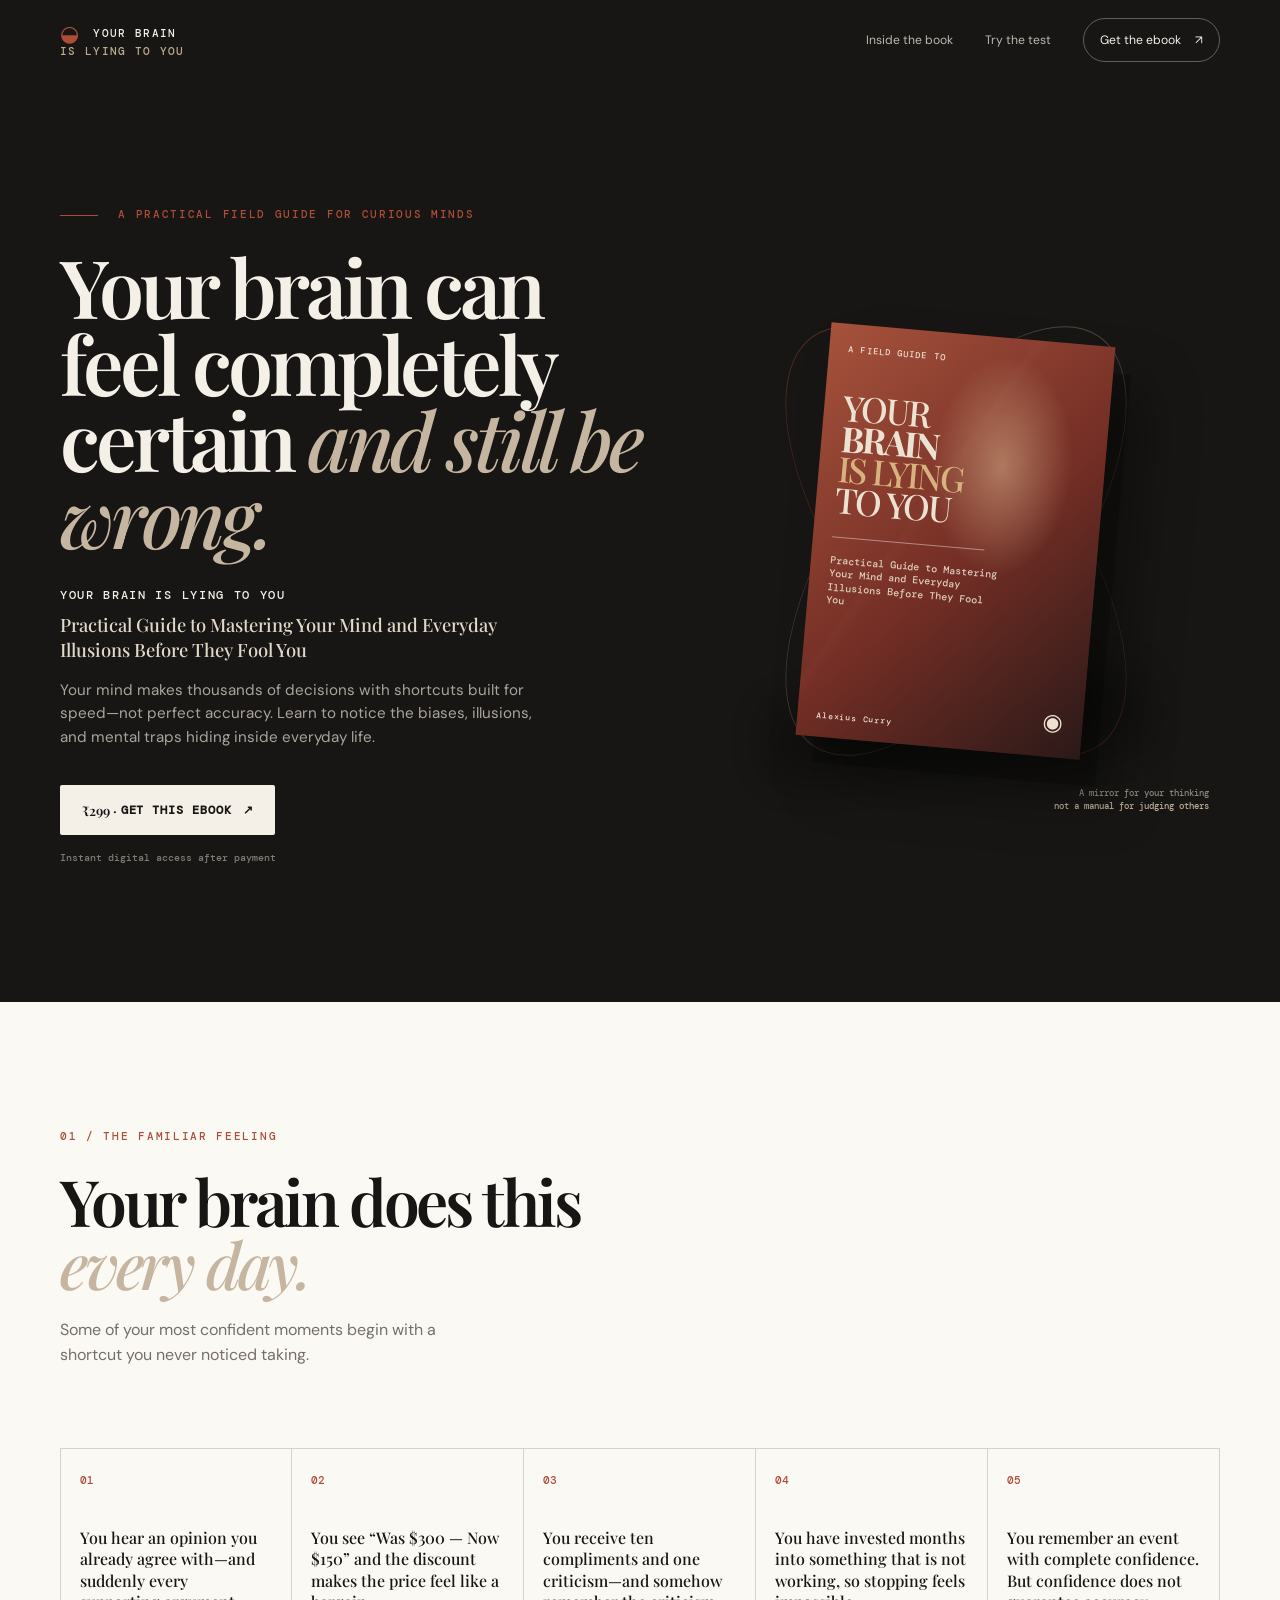
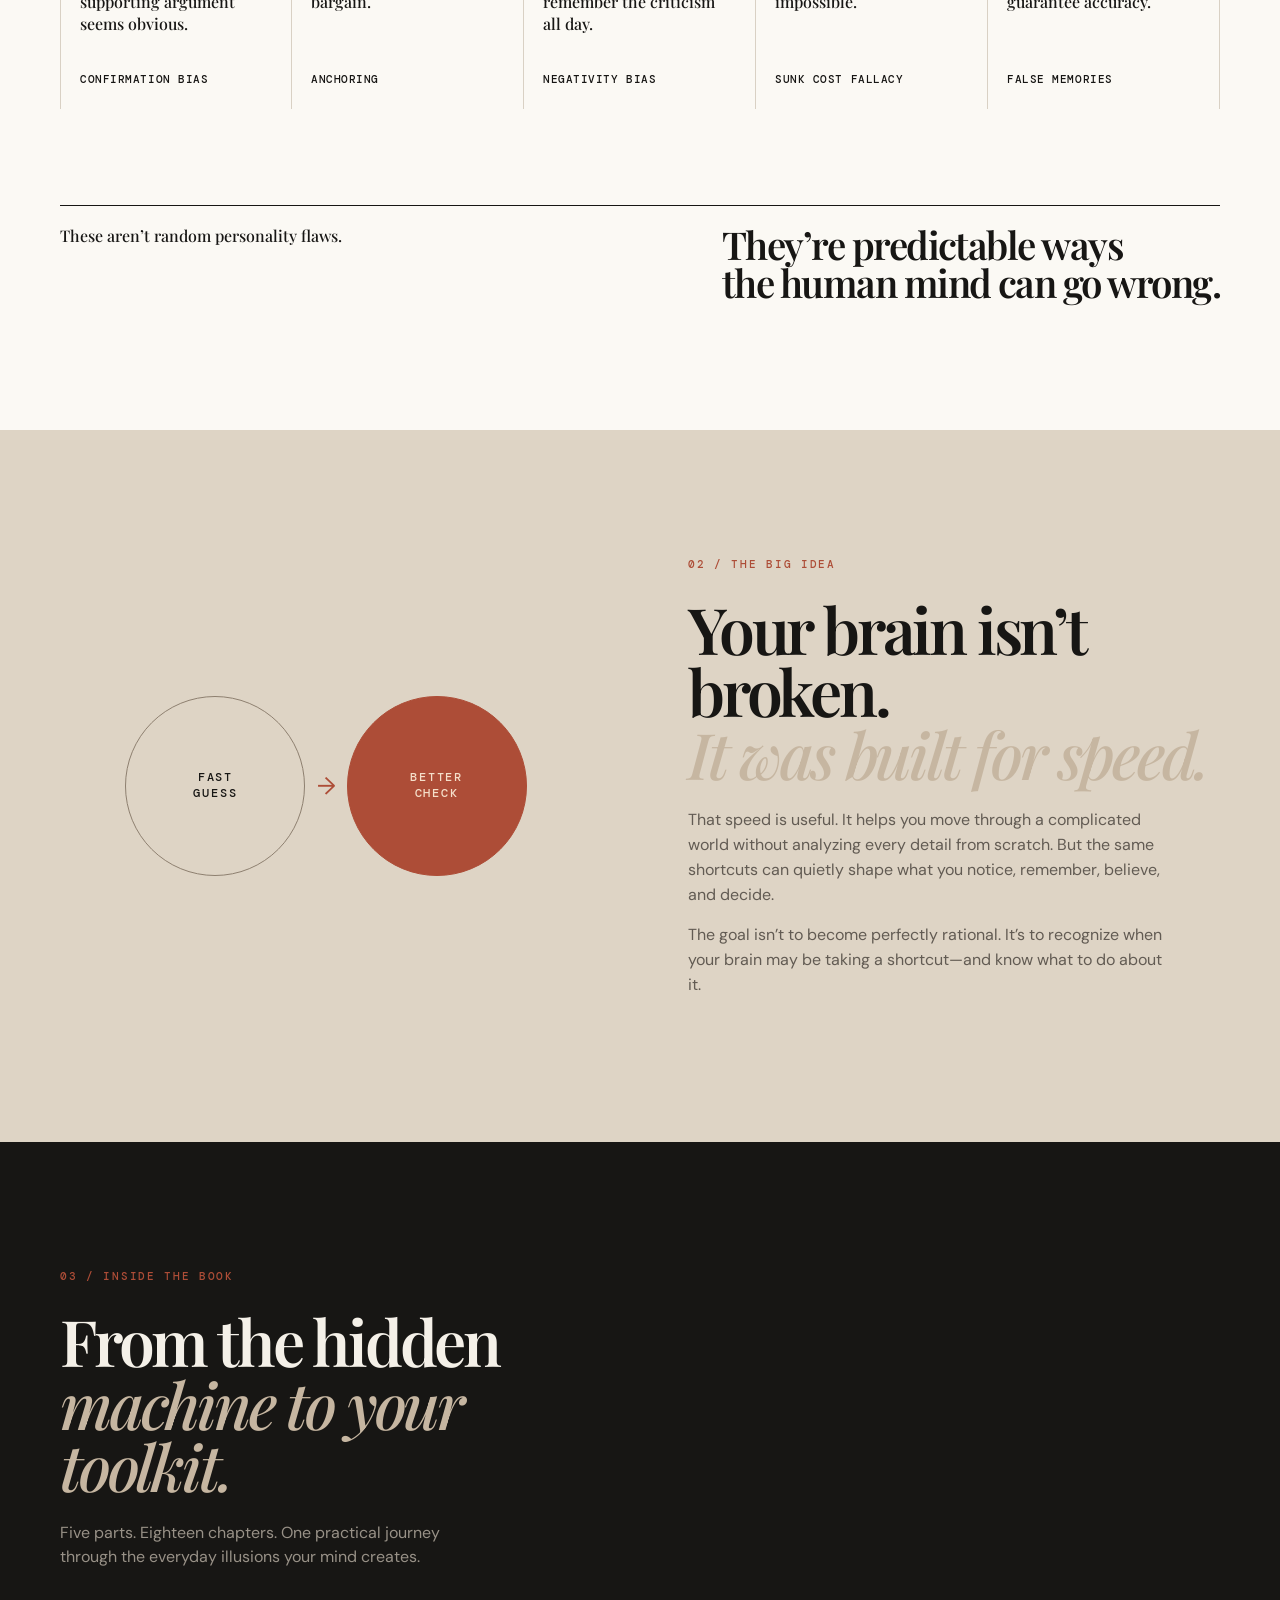
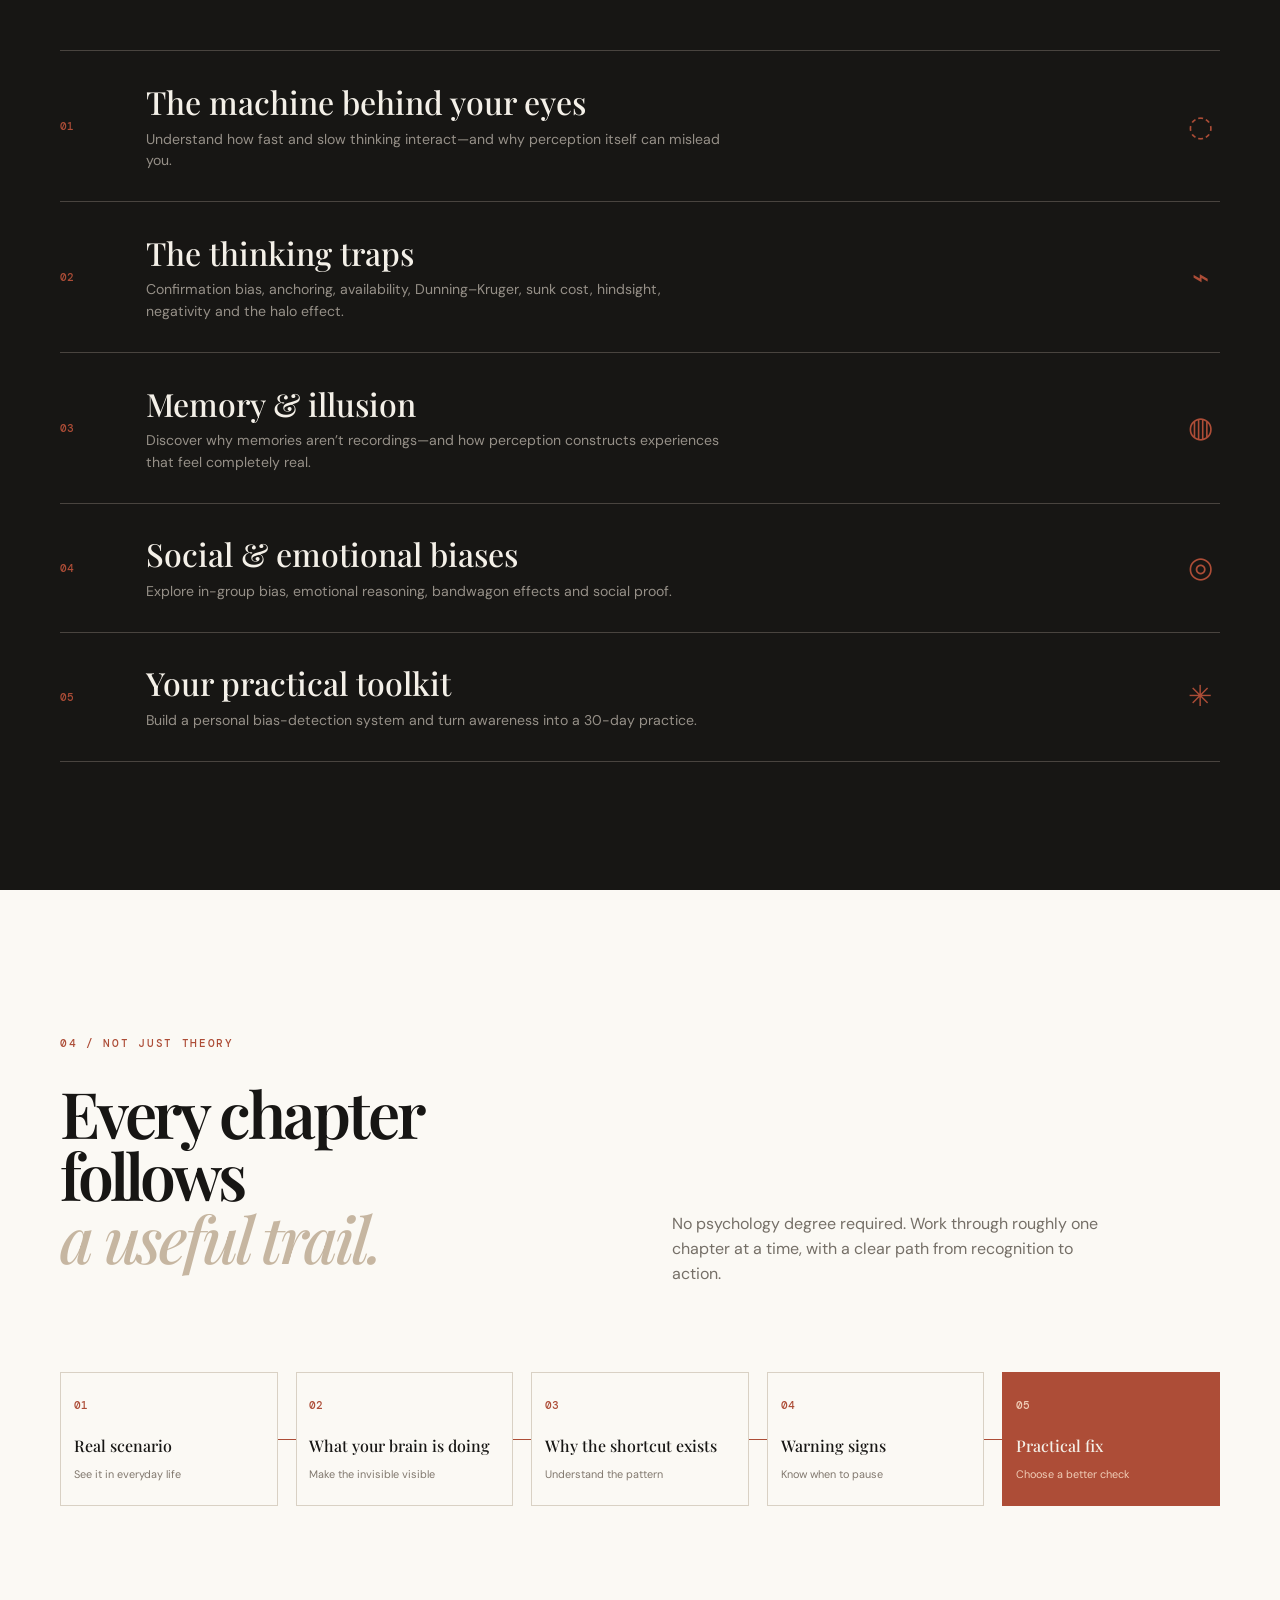
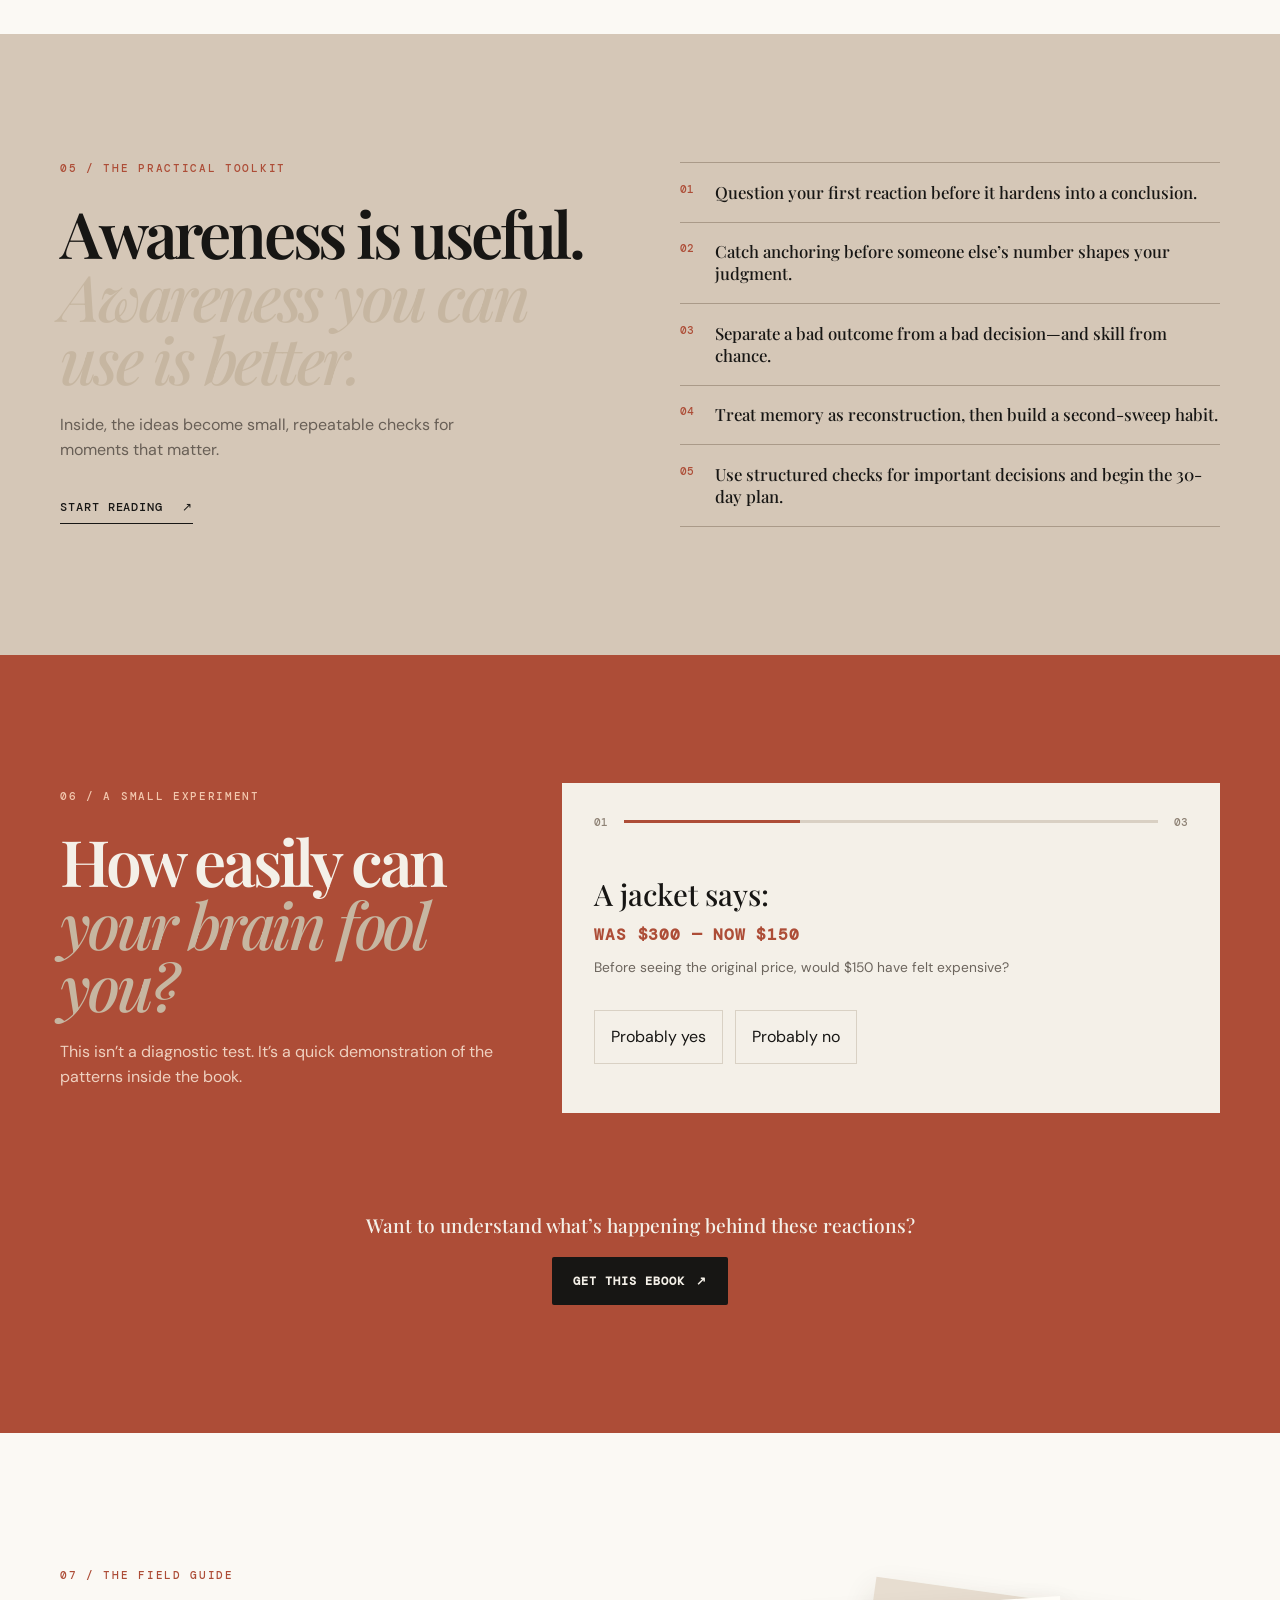
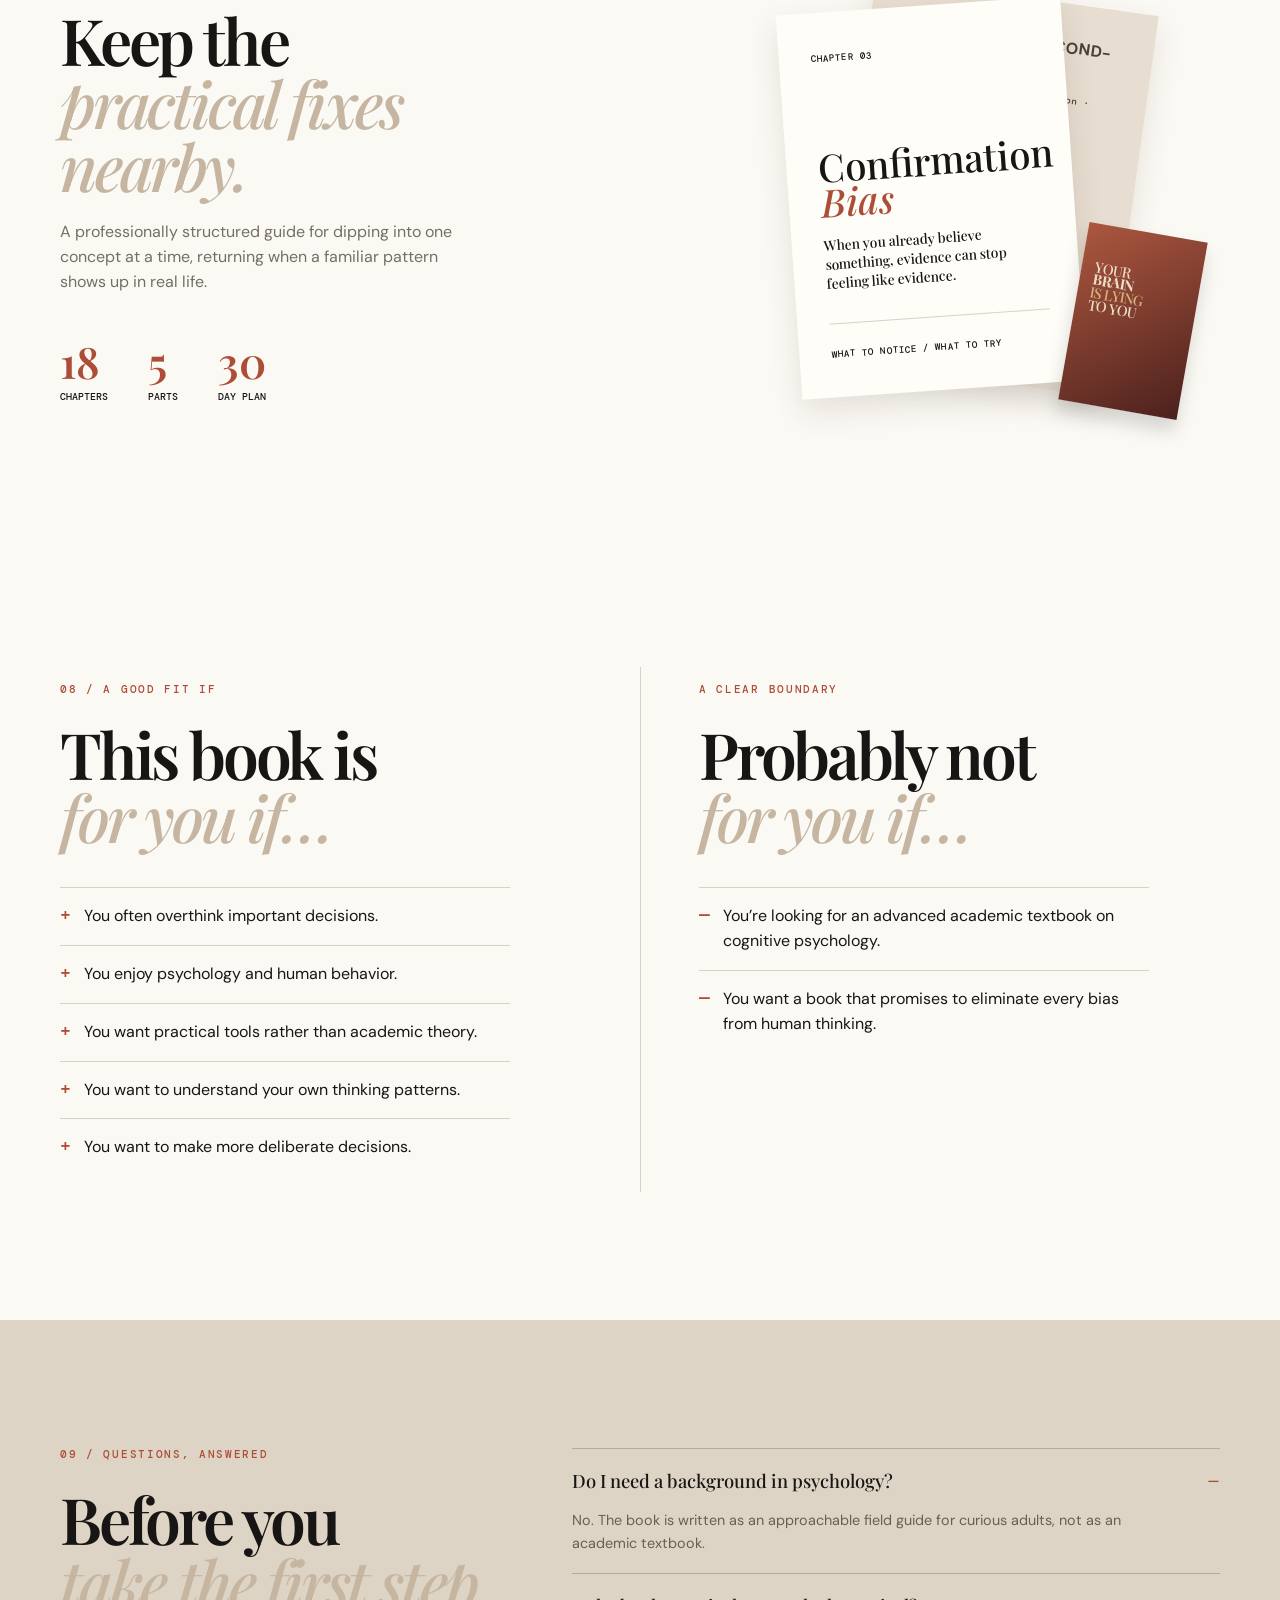
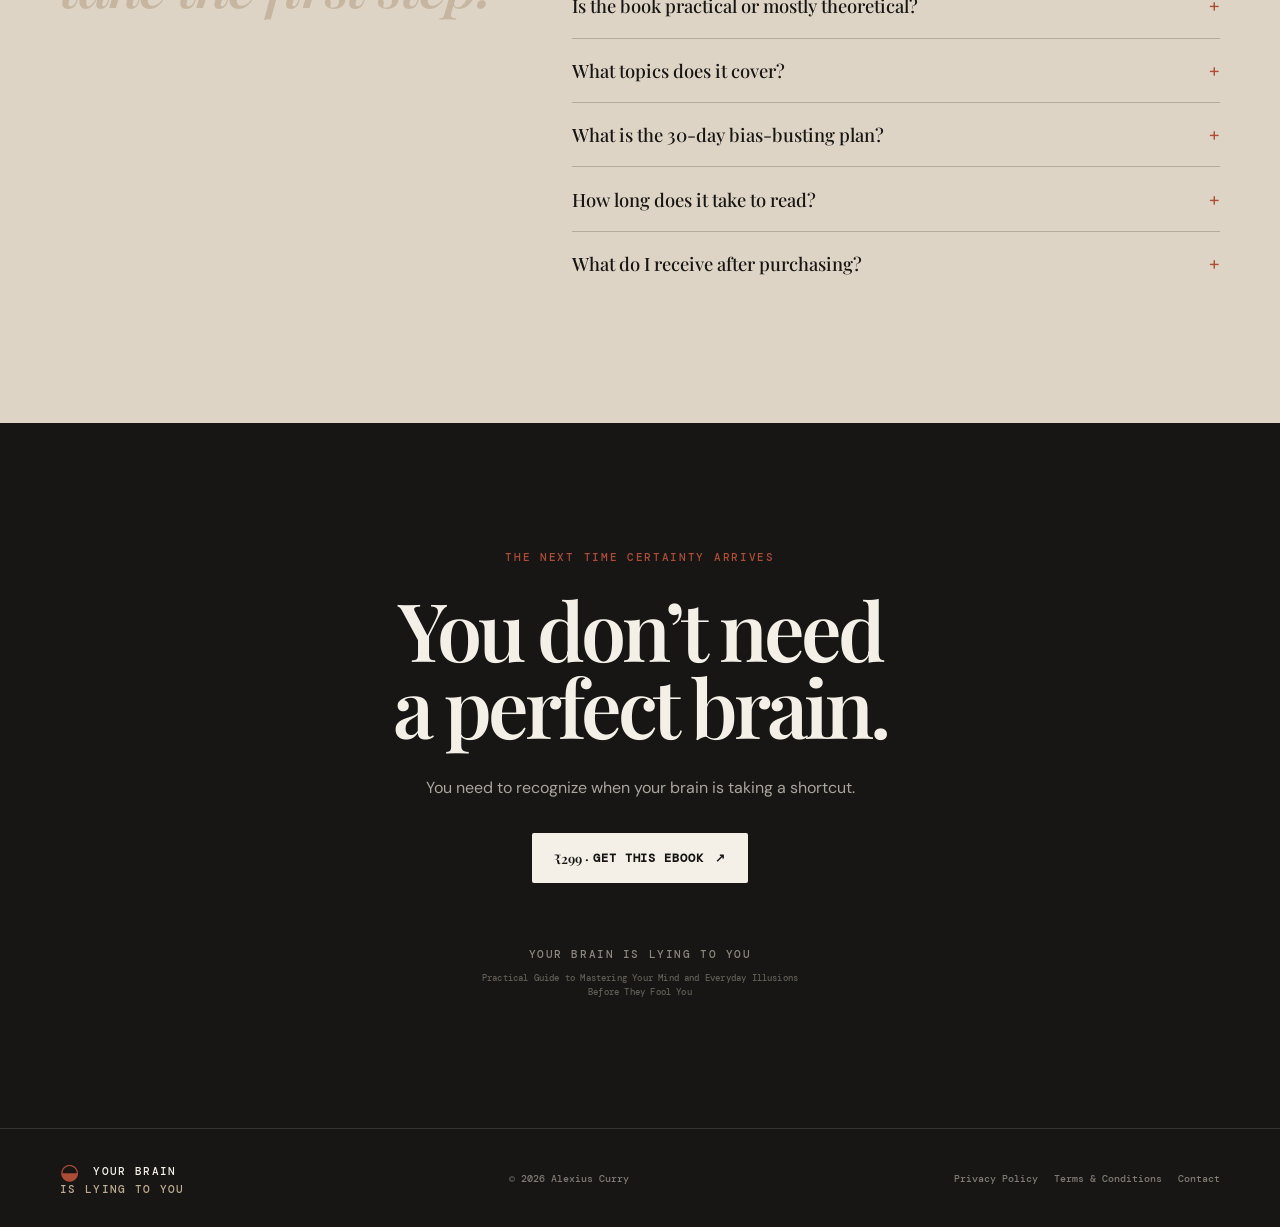
<file: index.html>
<!doctype html>
<html lang="en">
<head>
  <meta charset="utf-8">
  <meta name="viewport" content="width=device-width, initial-scale=1">
  <title>Your Brain Is Lying to You — A Practical Field Guide</title>
  <meta name="description" content="A practical field guide to the cognitive biases, perceptual errors, memory distortions and social shortcuts shaping everyday decisions.">
  <meta name="theme-color" content="#171614">
  <link rel="canonical" href="https://YOUR-DOMAIN-HERE.com/">
  <meta property="og:type" content="website"><meta property="og:title" content="Your Brain Is Lying to You"><meta property="og:description" content="Your brain can feel completely certain and still be wrong. Learn to catch the shortcuts behind everyday decisions."><meta property="og:url" content="https://YOUR-DOMAIN-HERE.com/"><meta property="og:image" content="https://YOUR-DOMAIN-HERE.com/cover.jpg">
  <meta name="twitter:card" content="summary_large_image"><meta name="twitter:title" content="Your Brain Is Lying to You"><meta name="twitter:description" content="A practical field guide to mastering your mind and everyday illusions before they fool you.">
  <link rel="preconnect" href="https://fonts.googleapis.com"><link rel="preconnect" href="https://fonts.gstatic.com" crossorigin>
  <link href="https://fonts.googleapis.com/css2?family=DM+Mono:wght@400;500&family=DM+Sans:wght@400;500;600;700&family=Playfair+Display:wght@500;600;700&display=swap" rel="stylesheet">
  <link rel="stylesheet" href="style.css">
  <script type="application/ld+json">{"@context":"https://schema.org","@type":"Book","name":"Your Brain Is Lying to You","description":"Practical Guide to Mastering Your Mind and Everyday Illusions Before They Fool You","author":{"@type":"Person","name":"AUTHOR/BRAND NAME"},"url":"https://YOUR-DOMAIN-HERE.com/"}</script>
</head>
<body>
  <header class="site-header"><a class="wordmark" href="#top" aria-label="Your Brain Is Lying to You home"><span class="mark">◒</span> YOUR BRAIN<br><em>IS LYING TO YOU</em></a><nav aria-label="Main navigation"><a href="#inside">Inside the book</a><a href="#test">Try the test</a><a class="nav-cta" data-payment href="PAYMENT_URL_HERE">Get the ebook <span>↗</span></a></nav></header>

  <main id="top">
    <section class="hero section-pad"><div class="hero-copy reveal"><p class="eyebrow"><span></span> A practical field guide for curious minds</p><h1>Your brain can feel completely certain <i>and still be wrong.</i></h1><p class="subtitle">YOUR BRAIN IS LYING TO YOU</p><p class="lede">Practical Guide to Mastering Your Mind and Everyday Illusions Before They Fool You</p><p class="hero-text">Your mind makes thousands of decisions with shortcuts built for speed—not perfect accuracy. Learn to notice the biases, illusions, and mental traps hiding inside everyday life.</p><a class="button button-light" data-payment href="PAYMENT_URL_HERE">Get this ebook <span>↗</span></a><p class="reassurance">Instant digital access after payment</p></div><div class="hero-visual reveal reveal-delay"><div class="orbit orbit-one"></div><div class="orbit orbit-two"></div><div class="book-shadow"></div><div class="book"><div class="book-top">A FIELD GUIDE TO</div><div class="book-title">YOUR<br><b>BRAIN</b><br><span>IS LYING</span><br>TO YOU</div><div class="book-line"></div><div class="book-sub">Practical Guide to Mastering Your Mind and Everyday Illusions Before They Fool You</div><div class="book-author">AUTHOR/BRAND NAME</div><div class="book-eye">◉</div></div><p class="visual-note">A mirror for your thinking<br><span>not a manual for judging others</span></p></div></section>

    <section class="recognition section-pad"><div class="section-intro reveal"><p class="eyebrow">01 / The familiar feeling</p><h2>Your brain does this<br><i>every day.</i></h2><p>Some of your most confident moments begin with a shortcut you never noticed taking.</p></div><div class="scenario-grid"><article class="scenario reveal"><span>01</span><p>You hear an opinion you already agree with—and suddenly every supporting argument seems obvious.</p><b>Confirmation bias</b></article><article class="scenario reveal"><span>02</span><p>You see “Was $300 — Now $150” and the discount makes the price feel like a bargain.</p><b>Anchoring</b></article><article class="scenario reveal"><span>03</span><p>You receive ten compliments and one criticism—and somehow remember the criticism all day.</p><b>Negativity bias</b></article><article class="scenario reveal"><span>04</span><p>You have invested months into something that is not working, so stopping feels impossible.</p><b>Sunk cost fallacy</b></article><article class="scenario reveal"><span>05</span><p>You remember an event with complete confidence. But confidence does not guarantee accuracy.</p><b>False memories</b></article></div><div class="bridge reveal"><span>These aren’t random personality flaws.</span><strong>They’re predictable ways<br>the human mind can go wrong.</strong></div></section>

    <section class="big-idea section-pad"><div class="idea-art reveal"><div class="idea-circle">FAST<br>GUESS</div><div class="idea-arrow">→</div><div class="idea-circle warm">BETTER<br>CHECK</div></div><div class="idea-copy reveal"><p class="eyebrow">02 / The big idea</p><h2>Your brain isn’t broken.<br><i>It was built for speed.</i></h2><p>That speed is useful. It helps you move through a complicated world without analyzing every detail from scratch. But the same shortcuts can quietly shape what you notice, remember, believe, and decide.</p><p>The goal isn’t to become perfectly rational. It’s to recognize when your brain may be taking a shortcut—and know what to do about it.</p></div></section>

    <section class="inside section-pad" id="inside"><div class="section-intro reveal"><p class="eyebrow">03 / Inside the book</p><h2>From the hidden<br><i>machine to your toolkit.</i></h2><p>Five parts. Eighteen chapters. One practical journey through the everyday illusions your mind creates.</p></div><div class="parts"><article class="part reveal"><span class="part-no">01</span><div><h3>The machine behind your eyes</h3><p>Understand how fast and slow thinking interact—and why perception itself can mislead you.</p></div><span class="part-icon">◌</span></article><article class="part reveal"><span class="part-no">02</span><div><h3>The thinking traps</h3><p>Confirmation bias, anchoring, availability, Dunning–Kruger, sunk cost, hindsight, negativity and the halo effect.</p></div><span class="part-icon">⌁</span></article><article class="part reveal"><span class="part-no">03</span><div><h3>Memory & illusion</h3><p>Discover why memories aren’t recordings—and how perception constructs experiences that feel completely real.</p></div><span class="part-icon">◍</span></article><article class="part reveal"><span class="part-no">04</span><div><h3>Social & emotional biases</h3><p>Explore in-group bias, emotional reasoning, bandwagon effects and social proof.</p></div><span class="part-icon">◎</span></article><article class="part reveal"><span class="part-no">05</span><div><h3>Your practical toolkit</h3><p>Build a personal bias-detection system and turn awareness into a 30-day practice.</p></div><span class="part-icon">✳</span></article></div></section>

    <section class="method section-pad"><div class="method-header reveal"><p class="eyebrow">04 / Not just theory</p><h2>Every chapter follows<br><i>a useful trail.</i></h2><p>No psychology degree required. Work through roughly one chapter at a time, with a clear path from recognition to action.</p></div><div class="method-flow"><div class="flow-step reveal"><span>01</span><b>Real scenario</b><small>See it in everyday life</small></div><div class="flow-line"></div><div class="flow-step reveal"><span>02</span><b>What your brain is doing</b><small>Make the invisible visible</small></div><div class="flow-line"></div><div class="flow-step reveal"><span>03</span><b>Why the shortcut exists</b><small>Understand the pattern</small></div><div class="flow-line"></div><div class="flow-step reveal"><span>04</span><b>Warning signs</b><small>Know when to pause</small></div><div class="flow-line"></div><div class="flow-step active reveal"><span>05</span><b>Practical fix</b><small>Choose a better check</small></div></div></section>

    <section class="tools section-pad"><div class="tools-copy reveal"><p class="eyebrow">05 / The practical toolkit</p><h2>Awareness is useful.<br><i>Awareness you can use is better.</i></h2><p>Inside, the ideas become small, repeatable checks for moments that matter.</p><a class="text-link" data-payment href="PAYMENT_URL_HERE">Start reading <span>↗</span></a></div><div class="tool-list"><div class="tool reveal"><span>01</span><p>Question your first reaction before it hardens into a conclusion.</p></div><div class="tool reveal"><span>02</span><p>Catch anchoring before someone else’s number shapes your judgment.</p></div><div class="tool reveal"><span>03</span><p>Separate a bad outcome from a bad decision—and skill from chance.</p></div><div class="tool reveal"><span>04</span><p>Treat memory as reconstruction, then build a second-sweep habit.</p></div><div class="tool reveal"><span>05</span><p>Use structured checks for important decisions and begin the 30-day plan.</p></div></div></section>

    <section class="test section-pad" id="test"><div class="test-heading reveal"><p class="eyebrow">06 / A small experiment</p><h2>How easily can<br><i>your brain fool you?</i></h2><p>This isn’t a diagnostic test. It’s a quick demonstration of the patterns inside the book.</p></div><div class="quiz-card reveal"><div class="quiz-progress"><span id="quizCount">01</span><span class="progress-track"><i id="quizBar"></i></span><span>03</span></div><div class="quiz-question" id="quizQuestion">A jacket says:<br><strong>WAS $300 — NOW $150</strong><br><small>Before seeing the original price, would $150 have felt expensive?</small></div><div class="quiz-actions"><button class="quiz-option" data-answer="yes">Probably yes</button><button class="quiz-option" data-answer="no">Probably no</button></div><div class="quiz-result" id="quizResult"></div></div><div class="test-cta reveal"><p>Want to understand what’s happening behind these reactions?</p><a class="button button-dark" data-payment href="PAYMENT_URL_HERE">Get this ebook <span>↗</span></a></div></section>

    <section class="showcase section-pad"><div class="showcase-copy reveal"><p class="eyebrow">07 / The field guide</p><h2>Keep the<br><i>practical fixes nearby.</i></h2><p>A professionally structured guide for dipping into one concept at a time, returning when a familiar pattern shows up in real life.</p><div class="stat-row"><div><b>18</b><span>chapters</span></div><div><b>5</b><span>parts</span></div><div><b>30</b><span>day plan</span></div></div></div><div class="preview-stack reveal"><div class="paper paper-back"><span>YOUR PRACTICAL TOOLKIT</span><b>SECOND-SWEEP<br>CHECKLIST</b><small>Pause · Question · Compare · Decide</small></div><div class="paper paper-front"><span>CHAPTER 03</span><h3>Confirmation<br><i>Bias</i></h3><p>When you already believe something, evidence can stop feeling like evidence.</p><div class="paper-rule"></div><small>WHAT TO NOTICE / WHAT TO TRY</small></div><div class="mini-cover"><div class="book-title">YOUR<br><b>BRAIN</b><br><span>IS LYING</span><br>TO YOU</div></div></div></section>

    <section class="fit section-pad"><div class="fit-col fit-yes reveal"><p class="eyebrow">08 / A good fit if</p><h2>This book is<br><i>for you if…</i></h2><ul><li>You often overthink important decisions.</li><li>You enjoy psychology and human behavior.</li><li>You want practical tools rather than academic theory.</li><li>You want to understand your own thinking patterns.</li><li>You want to make more deliberate decisions.</li></ul></div><div class="fit-col fit-no reveal"><p class="eyebrow">A clear boundary</p><h2>Probably not<br><i>for you if…</i></h2><ul><li>You’re looking for an advanced academic textbook on cognitive psychology.</li><li>You want a book that promises to eliminate every bias from human thinking.</li></ul></div></section>

    <section class="faq section-pad"><div class="section-intro reveal"><p class="eyebrow">09 / Questions, answered</p><h2>Before you<br><i>take the first step.</i></h2></div><div class="faq-list"><details open class="reveal"><summary>Do I need a background in psychology?</summary><p>No. The book is written as an approachable field guide for curious adults, not as an academic textbook.</p></details><details class="reveal"><summary>Is the book practical or mostly theoretical?</summary><p>Each chapter moves from a real scenario to what your brain is doing, why the shortcut exists, warning signs, and a practical technique for countering it.</p></details><details class="reveal"><summary>What topics does it cover?</summary><p>It covers perception, confirmation bias, anchoring, availability, Dunning–Kruger, sunk cost, hindsight, negativity, the halo effect, memory, optical illusions, social and emotional biases, and more.</p></details><details class="reveal"><summary>What is the 30-day bias-busting plan?</summary><p>It is the practical closing section of the book: a structured way to turn the ideas into an ongoing personal practice.</p></details><details class="reveal"><summary>How long does it take to read?</summary><p>Read at your own pace. The structure is designed to let you work through roughly one chapter at a time.</p></details><details class="reveal"><summary>What do I receive after purchasing?</summary><p>After successful payment, you will be redirected to a thank-you page where the eBook download link will be provided.</p></details></div></section>

    <section class="final-cta section-pad"><div class="final-inner reveal"><p class="eyebrow">The next time certainty arrives</p><h2>You don’t need<br>a perfect brain.</h2><p>You need to recognize when your brain is taking a shortcut.</p><a class="button button-light" data-payment href="PAYMENT_URL_HERE">Get this ebook <span>↗</span></a><div class="final-book">YOUR BRAIN IS LYING TO YOU<br><small>Practical Guide to Mastering Your Mind and Everyday Illusions Before They Fool You</small></div></div></section>
  </main>
  <footer class="site-footer"><a class="wordmark" href="#top"><span class="mark">◒</span> YOUR BRAIN<br><em>IS LYING TO YOU</em></a><p>© 2026 AUTHOR/BRAND NAME</p><div><a href="#">Privacy Policy</a><a href="#">Terms & Conditions</a><a href="mailto:CONTACT_EMAIL_HERE">Contact</a></div></footer>
  <div class="mobile-cta"><a data-payment href="PAYMENT_URL_HERE">Get this ebook <span>↗</span></a></div>
  <script src="script.js"></script>
</body>
</html>
</file>
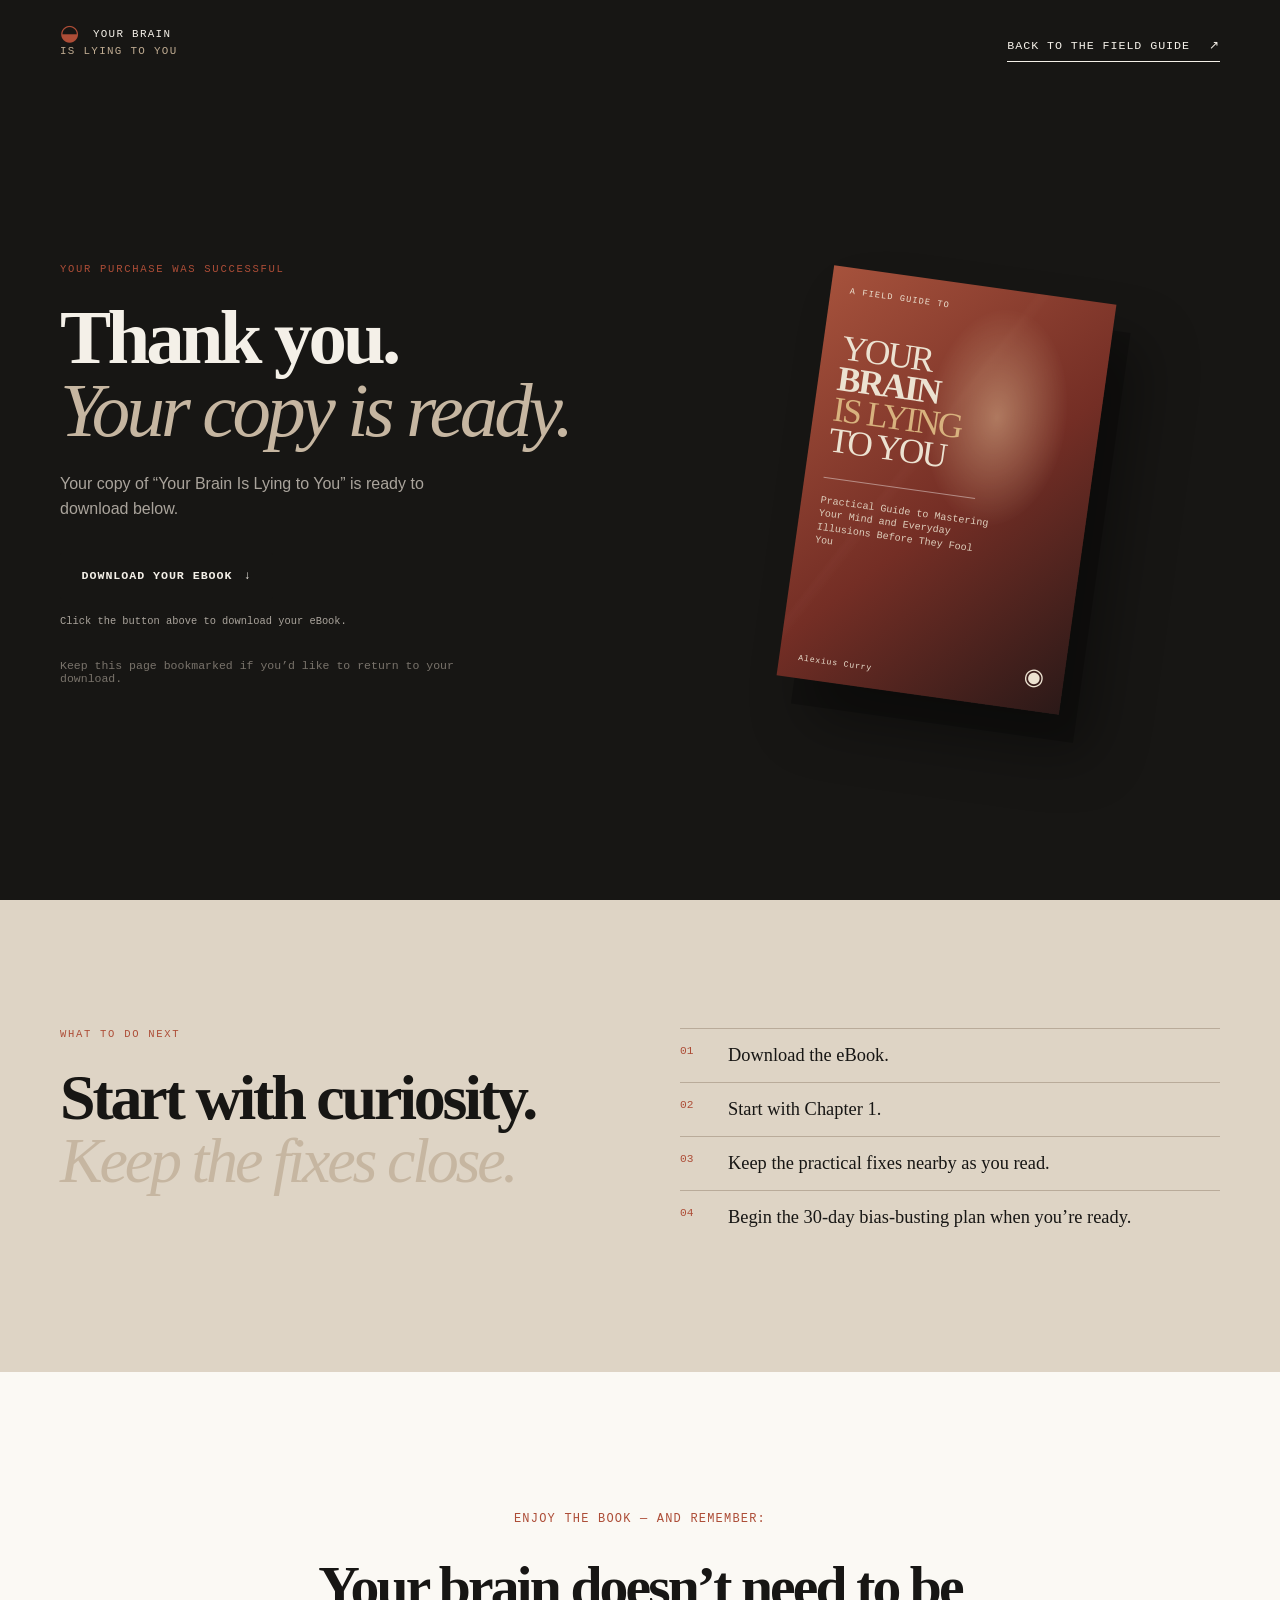
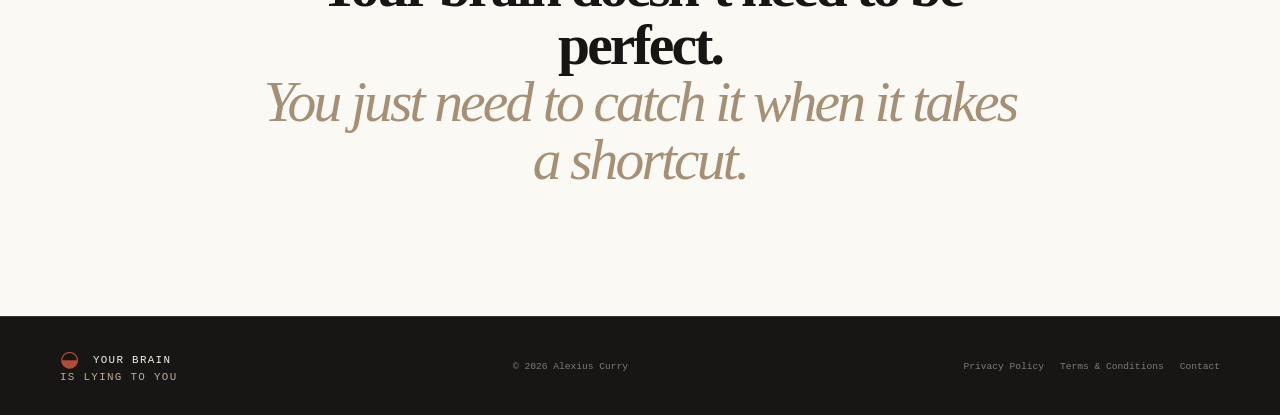
<file: thank-you.html>
<!doctype html>
<html lang="en"><head><meta charset="utf-8"><meta name="viewport" content="width=device-width, initial-scale=1"><title>Thank You — Your Copy Is Ready</title><meta name="description" content="Your purchase was successful. Download Your Brain Is Lying to You."><link rel="stylesheet" href="style.css"></head><body class="thank-page"><header class="site-header"><a class="wordmark" href="index.html"><span class="mark">◒</span> YOUR BRAIN<br><em>IS LYING TO YOU</em></a><a class="text-link" href="index.html">Back to the field guide <span>↗</span></a></header><main><section class="thank-hero section-pad"><div class="thank-copy reveal"><p class="eyebrow">Your purchase was successful</p><h1>Thank you.<br><i>Your copy is ready.</i></h1><p>Your copy of “Your Brain Is Lying to You” is ready to download below.</p><a class="button button-dark" id="downloadButton" href="EBOOK_DOWNLOAD_URL_HERE">Download your ebook <span>↓</span></a><p class="reassurance">Click the button above to download your eBook.</p><p class="bookmark-note">Keep this page bookmarked if you’d like to return to your download.</p></div><div class="thank-visual reveal"><div class="book small-book"><div class="book-top">A FIELD GUIDE TO</div><div class="book-title">YOUR<br><b>BRAIN</b><br><span>IS LYING</span><br>TO YOU</div><div class="book-line"></div><div class="book-sub">Practical Guide to Mastering Your Mind and Everyday Illusions Before They Fool You</div><div class="book-author">AUTHOR/BRAND NAME</div><div class="book-eye">◉</div></div></div></section><section class="next-steps section-pad"><div><p class="eyebrow">What to do next</p><h2>Start with curiosity.<br><i>Keep the fixes close.</i></h2></div><ol><li>Download the eBook.</li><li>Start with Chapter 1.</li><li>Keep the practical fixes nearby as you read.</li><li>Begin the 30-day bias-busting plan when you’re ready.</li></ol></section><section class="thank-closing section-pad"><p>Enjoy the book — and remember:</p><h2>Your brain doesn’t need to be perfect.<br><i>You just need to catch it when it takes a shortcut.</i></h2></section></main><footer class="site-footer"><a class="wordmark" href="index.html"><span class="mark">◒</span> YOUR BRAIN<br><em>IS LYING TO YOU</em></a><p>© 2026 AUTHOR/BRAND NAME</p><div><a href="#">Privacy Policy</a><a href="#">Terms & Conditions</a><a href="mailto:CONTACT_EMAIL_HERE">Contact</a></div></footer><script src="script.js"></script></body></html>
</file>
<file: style.css>
:root{--ink:#171614;--paper:#f4f0e8;--cream:#fbf9f4;--muted:#8e887e;--line:#d9d1c4;--accent:#ad4d37;--warm:#c9a477;--serif:'Playfair Display',Georgia,serif;--sans:'DM Sans',Arial,sans-serif;--mono:'DM Mono',monospace}*{box-sizing:border-box}html{scroll-behavior:smooth}body{margin:0;background:var(--paper);color:var(--ink);font-family:var(--sans);line-height:1.55}a{color:inherit;text-decoration:none}button{font:inherit}.section-pad{padding:clamp(5rem,10vw,9rem) max(1.35rem,calc((100vw - 1160px)/2))}.site-header{height:80px;padding:0 max(1.35rem,calc((100vw - 1160px)/2));display:flex;align-items:center;justify-content:space-between;background:var(--ink);color:var(--paper);position:relative;z-index:5}.wordmark{font:500 .68rem/1 var(--mono);letter-spacing:.12em}.wordmark em{font-style:normal;color:#bfab91}.mark{color:var(--accent);font-size:1.4rem;vertical-align:middle;margin-right:.3rem}.site-header nav{display:flex;align-items:center;gap:2rem;font-size:.76rem}.site-header nav a:not(.nav-cta){color:#bdb7ae}.nav-cta{border:1px solid #655e56;border-radius:100px;padding:.7rem 1rem}.nav-cta span,.button span,.text-link span{margin-left:.7rem}.hero{min-height:calc(100vh - 80px);background:var(--ink);color:var(--paper);display:grid;grid-template-columns:1.05fr .95fr;align-items:center;gap:3rem;overflow:hidden}.eyebrow{font:500 .66rem var(--mono);letter-spacing:.16em;text-transform:uppercase;color:var(--accent);margin:0 0 1.7rem}.eyebrow span{display:inline-block;width:2.4rem;border-top:1px solid currentColor;vertical-align:middle;margin-right:.7rem}.hero h1,.final-cta h2{font:600 clamp(3.2rem,6.3vw,6.7rem)/.95 var(--serif);letter-spacing:-.05em;margin:0 0 2rem;max-width:750px}.hero h1 i,.final-cta h2 i,.section-intro h2 i,.idea-copy h2 i,.method h2 i,.tools h2 i,.test h2 i,.showcase h2 i,.fit h2 i,.faq h2 i,.thank-hero h1 i,.next-steps h2 i{font-weight:500;color:#c6b6a1}.subtitle{font:500 .75rem var(--mono);letter-spacing:.14em;margin:0 0 .65rem}.lede{font:500 1.15rem/1.35 var(--serif);max-width:440px;margin:0 0 1rem;color:#e2d8c9}.hero-text{max-width:480px;color:#aaa49c;font-size:.95rem;margin:0 0 2.2rem}.button{display:inline-flex;align-items:center;justify-content:center;padding:1rem 1.35rem;border-radius:2px;font:600 .73rem var(--mono);letter-spacing:.08em;text-transform:uppercase;transition:.25s transform,.25s background}.button:hover{transform:translateY(-3px)}.button-light{background:var(--paper);color:var(--ink)}.button-dark{background:var(--ink);color:var(--paper)}.reassurance{font:500 .65rem var(--mono);color:#827b73;margin-top:1rem}.hero-visual{min-height:570px;display:grid;place-items:center;position:relative}.book{width:285px;height:414px;padding:1.2rem 1.2rem 1rem;position:relative;color:#ece2d1;background:linear-gradient(135deg,#a6523c 0%,#742e25 54%,#2b1918 100%);box-shadow:18px 26px 0 rgba(0,0,0,.22),34px 38px 55px rgba(0,0,0,.34);transform:rotate(5deg);display:flex;flex-direction:column;z-index:2}.book:before{content:'';position:absolute;inset:0;background:radial-gradient(ellipse at 64% 31%,rgba(241,210,157,.58),transparent 27%),linear-gradient(120deg,transparent 39%,rgba(15,11,9,.45) 40%,transparent 42%);mix-blend-mode:screen;opacity:.7}.book>*{position:relative}.book-top{font:500 .54rem var(--mono);letter-spacing:.13em}.book-title{font:500 2.2rem/.88 var(--serif);letter-spacing:-.06em;margin-top:2.3rem}.book-title b{font-weight:700}.book-title span{color:#d8b27e}.book-line{border-top:1px solid rgba(255,255,255,.42);margin:1.3rem 0 1rem;width:62%}.book-sub{font:500 .63rem/1.35 var(--mono);max-width:175px;color:#ddcdbb}.book-author{margin-top:auto;font:500 .51rem var(--mono);letter-spacing:.1em}.book-eye{position:absolute;right:1.25rem;bottom:1rem;font-size:1.45rem}.book-shadow{position:absolute;width:380px;height:75px;background:rgba(0,0,0,.35);filter:blur(26px);bottom:63px;transform:rotate(-6deg)}.orbit{position:absolute;border:1px solid rgba(204,176,138,.3);border-radius:50%;width:500px;height:500px}.orbit-one{transform:rotate(35deg) scaleX(.45)}.orbit-two{transform:rotate(-35deg) scaleX(.45);border-color:rgba(173,77,55,.42)}.visual-note{position:absolute;bottom:4px;right:2%;font:500 .58rem/1.4 var(--mono);text-align:right;color:#8f877e}.visual-note span{color:#bbab96}.recognition{background:var(--cream)}.section-intro{max-width:560px}.section-intro h2,.idea-copy h2,.method h2,.tools h2,.test h2,.showcase h2,.fit h2,.faq h2,.next-steps h2{font:600 clamp(2.7rem,5vw,5rem)/.98 var(--serif);letter-spacing:-.05em;margin:0 0 1.4rem}.section-intro>p:last-child,.method-header>p:last-child{color:#756f67;max-width:430px}.scenario-grid{display:grid;grid-template-columns:repeat(5,1fr);border-top:1px solid var(--line);margin-top:5rem}.scenario{padding:1.5rem 1.2rem 1.4rem;border-right:1px solid var(--line);min-height:260px;display:flex;flex-direction:column}.scenario:first-child{border-left:1px solid var(--line)}.scenario span,.part-no,.tool span,.flow-step span{font:500 .68rem var(--mono);color:var(--accent)}.scenario p{font:500 1rem/1.35 var(--serif);margin:2.5rem 0 1.3rem}.scenario b{font:500 .67rem var(--mono);letter-spacing:.05em;text-transform:uppercase;margin-top:auto}.bridge{border-top:1px solid var(--ink);margin-top:6rem;padding-top:1.2rem;display:flex;justify-content:space-between;gap:2rem}.bridge span{font:500 1rem var(--serif)}.bridge strong{font:600 clamp(1.7rem,3vw,3rem)/1 var(--serif);letter-spacing:-.04em}.big-idea{background:#ded4c5;display:grid;grid-template-columns:1fr 1fr;align-items:center;gap:6rem}.idea-art{display:flex;justify-content:center;align-items:center;gap:.7rem}.idea-circle{width:180px;height:180px;border:1px solid #8e8070;border-radius:50%;display:grid;place-items:center;text-align:center;font:500 .75rem var(--mono);letter-spacing:.15em;line-height:1.3}.idea-circle.warm{background:var(--accent);border-color:var(--accent);color:#f5dfca}.idea-arrow{font-size:1.5rem;color:var(--accent)}.idea-copy p:not(.eyebrow){max-width:480px;color:#625b53}.inside{background:var(--ink);color:var(--paper)}.inside .section-intro>p:last-child{color:#989187}.parts{margin-top:5rem;border-top:1px solid #49443f}.part{display:grid;grid-template-columns:70px 1fr 40px;gap:1rem;padding:1.8rem 0;border-bottom:1px solid #49443f;align-items:center}.part h3{font:500 clamp(1.5rem,2.5vw,2.4rem) var(--serif);margin:0 0 .35rem}.part p{color:#969088;max-width:580px;margin:0;font-size:.88rem}.part-icon{font-size:1.8rem;color:var(--accent);text-align:center}.method{background:var(--cream)}.method-header{display:grid;grid-template-columns:1fr 1fr;gap:4rem;align-items:end}.method-header .eyebrow{grid-column:1/-1;margin-bottom:-2rem}.method-header>p:last-child{margin:0 0 .35rem}.method-flow{margin-top:5rem;display:flex;align-items:stretch}.flow-step{flex:1;padding:1.2rem .8rem;border:1px solid var(--line);min-height:130px}.flow-step b{display:block;font:500 1rem var(--serif);margin:1.1rem 0 .35rem}.flow-step small{color:#81786e;font-size:.68rem}.flow-step.active{background:var(--accent);color:var(--paper);border-color:var(--accent)}.flow-step.active span,.flow-step.active small{color:#f0cdb6}.flow-line{width:18px;border-top:1px solid var(--accent);align-self:center}.tools{background:#d5c7b7;display:grid;grid-template-columns:1fr 1fr;gap:5rem}.tools-copy>p:not(.eyebrow){max-width:400px;color:#685f56}.text-link{font:500 .73rem var(--mono);letter-spacing:.08em;text-transform:uppercase;display:inline-block;border-bottom:1px solid currentColor;padding-bottom:.5rem;margin-top:1.3rem}.tool-list{border-top:1px solid #aa9a89}.tool{display:flex;gap:1.3rem;padding:1.15rem 0;border-bottom:1px solid #aa9a89}.tool p{margin:0;font:500 1.05rem/1.3 var(--serif)}.test{background:var(--accent);color:var(--paper);display:grid;grid-template-columns:.8fr 1.2fr;gap:4rem;align-items:center}.test .eyebrow{color:#f2c7ae}.test-heading>p:last-child{color:#efd1c0}.quiz-card{background:var(--paper);color:var(--ink);padding:2rem;min-height:330px}.quiz-progress{display:flex;align-items:center;gap:1rem;font:500 .67rem var(--mono);color:#8e8275}.progress-track{height:3px;background:#d9d0c3;flex:1}.progress-track i{display:block;width:33%;height:100%;background:var(--accent);transition:.35s}.quiz-question{font:500 clamp(1.35rem,2.3vw,2rem)/1.15 var(--serif);margin:3rem 0 2rem}.quiz-question strong{color:var(--accent);font:600 1rem var(--mono);letter-spacing:.05em}.quiz-question small{font:400 .86rem/1.5 var(--sans);display:block;margin-top:.8rem;color:#6c655d}.quiz-actions{display:flex;gap:.7rem}.quiz-option{padding:.85rem 1rem;background:transparent;border:1px solid var(--line);cursor:pointer;color:var(--ink);transition:.2s}.quiz-option:hover:not(:disabled){border-color:var(--accent);color:var(--accent)}.quiz-option:disabled{opacity:.5}.quiz-result{font:500 .8rem/1.4 var(--mono);color:var(--accent);opacity:0;transform:translateY(5px);transition:.3s;margin-top:1rem}.quiz-result.show{opacity:1;transform:translateY(0)}.test-cta{grid-column:1/-1;text-align:center;margin-top:1rem}.test-cta p{font:500 1.2rem var(--serif)}.showcase{background:var(--cream);display:grid;grid-template-columns:1fr 1fr;gap:5rem;align-items:center}.showcase-copy>p:not(.eyebrow){max-width:400px;color:#756e65}.stat-row{display:flex;gap:2.5rem;margin-top:3rem}.stat-row div{display:flex;flex-direction:column}.stat-row b{font:600 2.7rem/.9 var(--serif);color:var(--accent)}.stat-row span{font:500 .62rem var(--mono);text-transform:uppercase;margin-top:.55rem}.preview-stack{min-height:450px;position:relative;display:grid;place-items:center}.paper{position:absolute;width:285px;height:385px;background:#fffdf8;box-shadow:0 12px 30px rgba(64,49,36,.12);padding:2rem}.paper-back{transform:rotate(8deg) translate(40px,-5px);background:#e7ddd0;color:#4c4035}.paper-front{transform:rotate(-4deg) translate(-20px,10px);z-index:2}.paper span,.paper small{font:500 .58rem var(--mono);letter-spacing:.12em}.paper h3{font:500 2.4rem/.92 var(--serif);margin:5rem 0 1rem}.paper h3 i{color:var(--accent)}.paper p{font:500 .86rem/1.35 var(--serif);max-width:200px}.paper-rule{border-top:1px solid var(--line);margin:2rem 0 1rem}.mini-cover{position:absolute;width:120px;height:180px;right:5%;bottom:0;transform:rotate(10deg);z-index:3;background:linear-gradient(145deg,#ac573f,#4c211d);color:#efddc6;padding:.8rem;box-shadow:0 12px 18px rgba(0,0,0,.15)}.mini-cover .book-title{font-size:.9rem;margin-top:1.5rem}.fit{display:grid;grid-template-columns:1fr 1fr;gap:0;background:var(--cream)}.fit-col{padding:1rem 10% 1rem 0}.fit-no{padding-left:10%;border-left:1px solid var(--line)}.fit ul{list-style:none;padding:1rem 0 0;margin:0;max-width:450px}.fit li{border-top:1px solid var(--line);padding:1rem 0 1rem 1.5rem;position:relative}.fit li:before{content:'+';position:absolute;left:0;color:var(--accent);font:500 1.1rem var(--mono)}.fit-no li:before{content:'—'}.faq{background:#ded4c5;display:grid;grid-template-columns:.8fr 1.2fr;gap:5rem}.faq-list details{border-top:1px solid #b8aa99;padding:1.2rem 0}.faq-list summary{font:500 1.15rem var(--serif);cursor:pointer;list-style:none;display:flex;justify-content:space-between}.faq-list summary:after{content:'+';font:400 1.2rem var(--sans);color:var(--accent)}.faq-list details[open] summary:after{content:'–'}.faq-list p{color:#685f56;max-width:600px;font-size:.9rem;margin:1rem 2rem 0 0}.final-cta{background:var(--ink);color:var(--paper);text-align:center;position:relative;overflow:hidden}.final-inner{position:relative;z-index:1}.final-cta .eyebrow{color:var(--accent)}.final-cta h2{margin-left:auto;margin-right:auto}.final-cta>div>p:not(.eyebrow){color:#aaa49c;margin-bottom:2rem}.final-book{font:500 .7rem var(--mono);letter-spacing:.14em;color:#8d867d;margin-top:4rem}.final-book small{display:block;max-width:340px;margin:.7rem auto 0;line-height:1.5;letter-spacing:.02em;color:#615c56}.site-footer{background:var(--ink);color:#807a73;border-top:1px solid #37332f;padding:2rem max(1.35rem,calc((100vw - 1160px)/2));display:flex;align-items:center;justify-content:space-between;gap:1rem}.site-footer p,.site-footer>div{font:500 .6rem var(--mono);margin:0}.site-footer>div{display:flex;gap:1rem}.site-footer .wordmark{color:var(--paper)}.mobile-cta{display:none}.thank-page{background:var(--paper)}.thank-hero{background:var(--ink);color:var(--paper);display:grid;grid-template-columns:1fr 1fr;align-items:center;min-height:calc(100vh - 80px);gap:4rem}.thank-hero h1{font:600 clamp(3rem,6vw,6rem)/.95 var(--serif);letter-spacing:-.05em;margin:0 0 1.5rem}.thank-copy>p:not(.eyebrow){max-width:400px;color:#aaa49c;margin-bottom:2rem}.bookmark-note{font:500 .72rem var(--mono);color:#79736b!important;margin-top:2rem!important}.thank-visual{display:grid;place-items:center}.small-book{transform:rotate(8deg)}.next-steps{display:grid;grid-template-columns:1fr 1fr;gap:5rem;background:#ded4c5}.next-steps ol{margin:0;padding:0;list-style:none;counter-reset:next}.next-steps li{counter-increment:next;border-top:1px solid #b9ab9a;padding:1rem 0 1rem 3rem;position:relative;font:500 1.15rem var(--serif)}.next-steps li:before{content:'0' counter(next);position:absolute;left:0;color:var(--accent);font:500 .7rem var(--mono)}.thank-closing{text-align:center;background:var(--cream)}.thank-closing p{font:500 .75rem var(--mono);color:var(--accent);text-transform:uppercase;letter-spacing:.1em}.thank-closing h2{font:600 clamp(2.3rem,4.5vw,4.5rem)/1 var(--serif);letter-spacing:-.05em;max-width:780px;margin:2rem auto 0}.thank-closing h2 i{color:#a58f75;font-weight:500}.reveal{opacity:0;transform:translateY(22px);transition:opacity .7s ease,transform .7s ease}.reveal.visible{opacity:1;transform:none}.reveal-delay{transition-delay:.15s}@media(max-width:850px){.site-header nav a:not(.nav-cta){display:none}.hero,.big-idea,.tools,.showcase,.faq,.thank-hero{grid-template-columns:1fr;gap:3rem}.hero{padding-top:5rem}.hero-visual{min-height:490px;order:-1}.hero-copy{order:2}.scenario-grid{grid-template-columns:repeat(2,1fr)}.scenario:nth-child(3){border-left:1px solid var(--line)}.scenario:nth-child(5){grid-column:1/-1;min-height:190px}.bridge{display:block}.bridge strong{display:block;margin-top:1rem}.idea-art{order:2}.idea-copy{order:1}.method-header{display:block}.method-header .eyebrow{margin-bottom:1.7rem}.method-flow{display:grid;grid-template-columns:1fr}.flow-line{width:1px;height:18px;border-top:0;border-left:1px solid var(--accent);justify-self:center}.fit{grid-template-columns:1fr}.fit-col{padding:1rem 0}.fit-no{padding:4rem 0 1rem;border-left:0;border-top:1px solid var(--line)}.faq{gap:3rem}.thank-hero{padding-top:5rem}.thank-visual{order:-1}.site-footer{flex-wrap:wrap}.site-footer>div{width:100%;justify-content:space-between}}@media(max-width:520px){.section-pad{padding-top:4.5rem;padding-bottom:4.5rem}.site-header{height:70px}.nav-cta{font-size:.6rem}.hero h1{font-size:3.2rem}.hero-visual{min-height:410px;transform:scale(.82);margin:-2rem}.book{width:260px;height:378px}.orbit{width:420px;height:420px}.scenario-grid{grid-template-columns:1fr}.scenario,.scenario:nth-child(5){grid-column:auto;border-left:1px solid var(--line);min-height:190px}.scenario p{margin-top:1.5rem}.idea-art{transform:scale(.8);margin:-2rem}.flow-step{min-height:auto}.tools{gap:3rem}.test{gap:2.5rem}.quiz-actions{flex-direction:column}.preview-stack{transform:scale(.82);margin:-2rem}.stat-row{gap:1.2rem}.site-footer>div{flex-wrap:wrap}.site-footer{font-size:.55rem}.mobile-cta{display:block;position:fixed;bottom:0;left:0;right:0;padding:.65rem;background:rgba(23,22,20,.95);z-index:10}.mobile-cta a{display:block;text-align:center;background:var(--accent);color:var(--paper);padding:.85rem;font:600 .72rem var(--mono);letter-spacing:.08em;text-transform:uppercase}.thank-hero{min-height:auto}.small-book{transform:rotate(6deg) scale(.8);margin:-3rem 0}}
@media(prefers-reduced-motion:reduce){html{scroll-behavior:auto}.reveal{opacity:1;transform:none;transition:none}.button{transition:none}}
 .hero .button-light::before,.final-cta .button-light::before{content:'₹299 · ';font:600 .85rem var(--serif);letter-spacing:0;text-transform:none;margin-right:.25rem}
</file>
